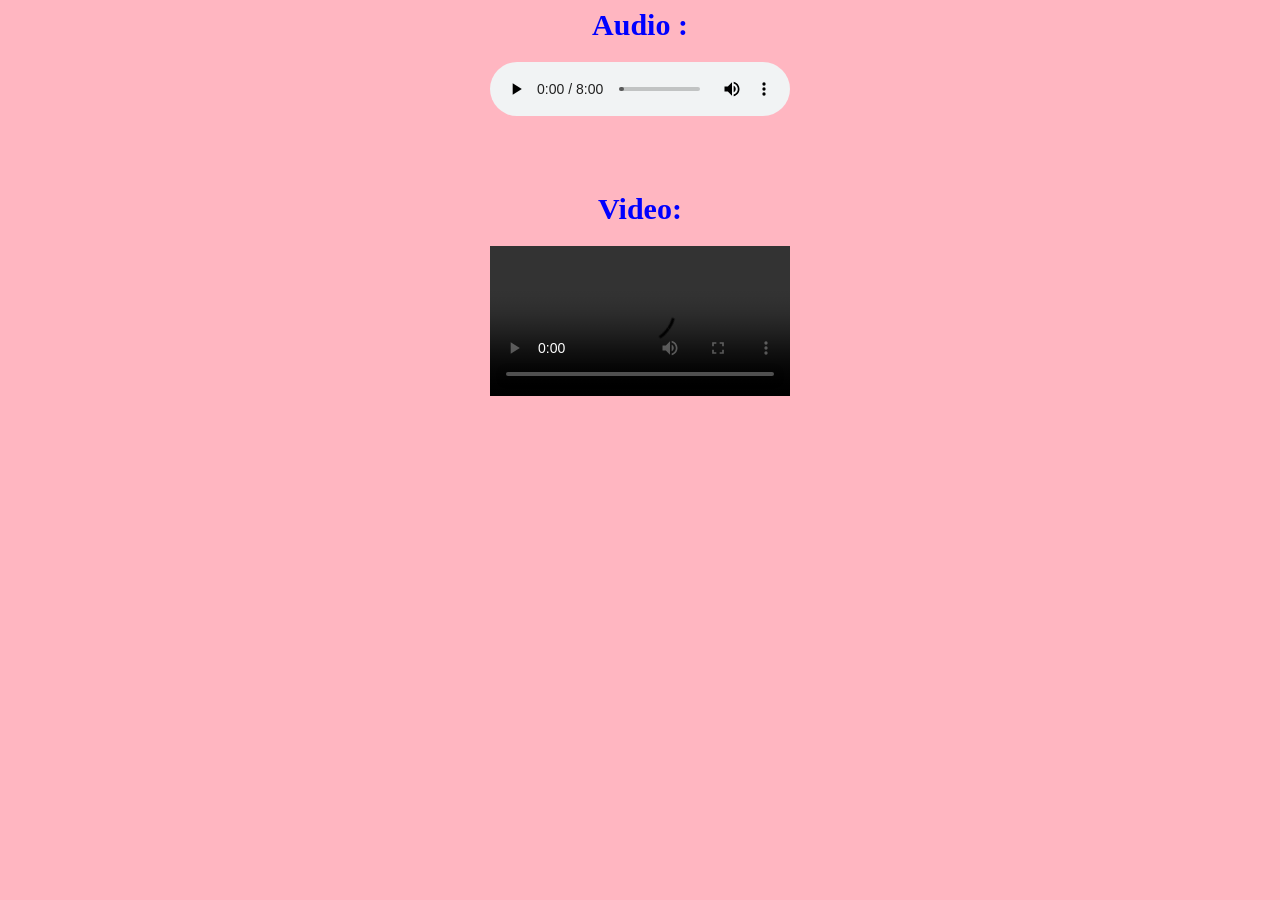
<file: index.html>
<!DOCTYPE html>
<html>
    <head>
        <title>Audio and video tags</title>

        <link rel="stylesheet " href="style.css">
    </head>
    <body>
        <label > Audio :</label>
        <audio controls>
            <source src="audio.mp3" type="audio/mpeg">
            your browser doesn't support the audio
        </audio>
    
        <br>
        <br>
         <label> Video:  </label>
        <video controls>
           
            <source src="video.mp4" type="video/mp4">
            your browser doesn't support the video tag
        </video>
      
    </body>
</html>
</file>
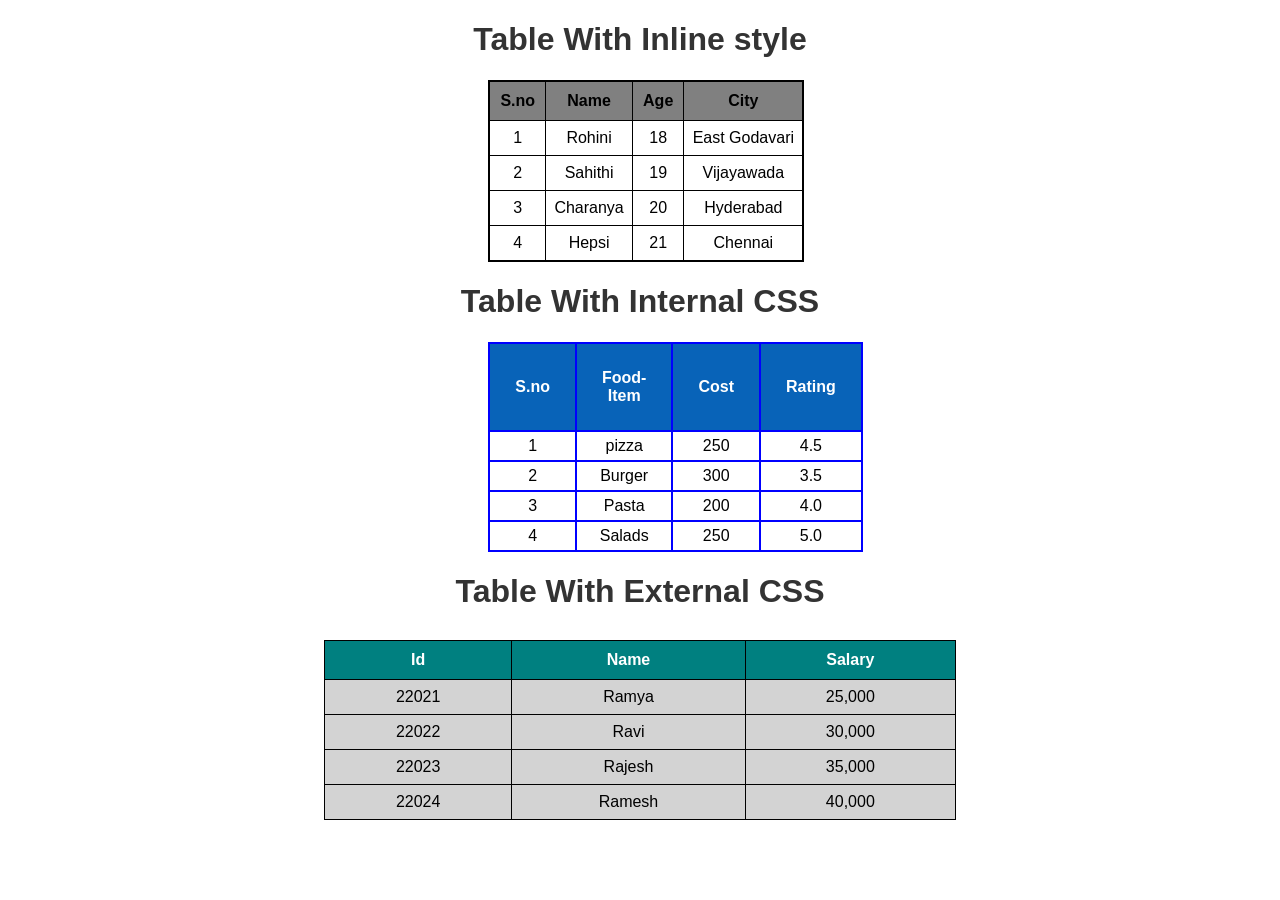
<file: table.html>
<!DOCTYPE html>
<html lang="en">
<head>
    <meta charset="UTF-8">
    <meta name="viewport" content="width=device-width, initial-scale=1.0">
    <title>Tables</title>
    <style>
        body{
            font-family:"Segeo UI ",Arial,sans-serif
        }
        h1{
            color:#333;
        }
        .table-style {
            width: 25%;
            border: 4px solid blue;
            border-collapse: collapse;
            text-align: center;
            margin-left: 38%;
            border:4px;
        }
        .table-header {
           background-color:rgb(8, 99, 184);
           color:white;
        }
        .headings {
            border: 2px solid  blue ;
            padding: 25px;
        }
        
        .table-body {
            border: 2px solid  blue;
            padding: 5px;
        }
        .table-body:hover{
            background-color: lightgrey;
        }
        </style>
        <link rel="stylesheet " href="table.css">
</head>
<body style="text-align:center;">
    <h1>Table With Inline style </h1>
    <table style="width:25% ;border: 2px solid black; border-collapse: collapse; text-align:center;margin-left:38%; " >

        <tr>
            <th style="border:1px solid black; padding:10px;background:grey;"> S.no </th>
            <th style="border:1px solid black;padding:10px;background:grey;"> Name </th>
            <th style="border:1px solid black; padding:10px;background:grey;"> Age </th>
            <th style="border:1px solid black; padding:10px;background:grey;"> City </th>
        </tr>
        <tr >
            <td style="border:1px solid black;padding:8px">1</td>
            <td style="border:1px solid black;padding:8px">Rohini</td>
            <td style="border:1px solid black;padding:8px">18</td>
            <td style="border:1px solid black;padding:8px">East Godavari</td>
        </tr>
        <tr>
            <td style="border:1px solid black;padding:8px">2</td>
            <td style="border:1px solid black;padding:8px">Sahithi</td>
            <td style="border:1px solid black;padding:8px">19</td>
            <td style="border:1px solid black;padding:8px">Vijayawada</td>
        </tr>
        <tr>
            <td style="border:1px solid black;padding:8px">3</td>
            <td style="border:1px solid black;padding:8px">Charanya</td>
            <td style="border:1px solid black;padding:8px" >20</td>
            <td style="border:1px solid black;padding:8px">Hyderabad</td>  
        </tr>
        <tr > 
            <td style="border:1px solid black;padding:8px">4</td>
            <td style="border:1px solid black;padding:8px">Hepsi</td>
            <td style="border:1px solid black;padding:8px">21</td>
            <td style="border:1px solid black;padding:8px">Chennai</td>
        </tr>


    </table>

    <h1>Table With Internal CSS</h1>
    <table class="table-style" >
        <tr class="table-header">
            <th class="headings"> S.no </th>
            <th class="headings"> Food-Item </th>
            <th class="headings"> Cost </th>
            <th class="headings"> Rating </th>
        </tr>
        <tr class="table-row">
            <td class="table-body">1</td>
            <td class="table-body">pizza</td>
            <td class="table-body">250</td>
            <td class="table-body">4.5</td>
        </tr>
        <tr class="table-row">
            <td class="table-body">2</td>
            <td class="table-body">Burger</td>
            <td class="table-body">300</td>
            <td class="table-body">3.5</td>
        </tr>
        <tr class="table-row">
            <td class="table-body">3</td>
            <td class="table-body">Pasta</td>
            <td class="table-body">200</td>
            <td class="table-body">4.0</td>  
        </tr>
        <tr class="table-row"> 
            <td class="table-body">4</td>
            <td class="table-body">Salads</td>
            <td class="table-body">250</td>
            <td class="table-body">5.0</td>
        </tr >
    </table>
     <h1>Table With External CSS</h1>
    <table class="new-table">
        <tr class="new-header">
            <th class="new-headings"> Id </th>
             <th class="new-headings"> Name </th>
              <th class="new-headings"> Salary </th>
              </tr>
        <tr class="new-tb">
            <td class="new-body"> 22021</td>
            <td class="new-body">Ramya</td>
             <td class="new-body">25,000</td>


        </tr>
        <tr class="new-tb">
            <td class="new-body">22022</td>
            <td class="new-body">Ravi</td>
             <td class="new-body">30,000</td>


        </tr>
        <tr class="new-tb">
            <td class="new-body">22023</td>
            <td class="new-body"> Rajesh</td>
             <td class="new-body">35,000</td>


        </tr>
        <tr class="new-tb">
            <td class="new-body">22024</td>
            <td class="new-body"> Ramesh</td>
             <td class="new-body">40,000</td>


        </tr>
        

           
        
</body>
</html>
</file>
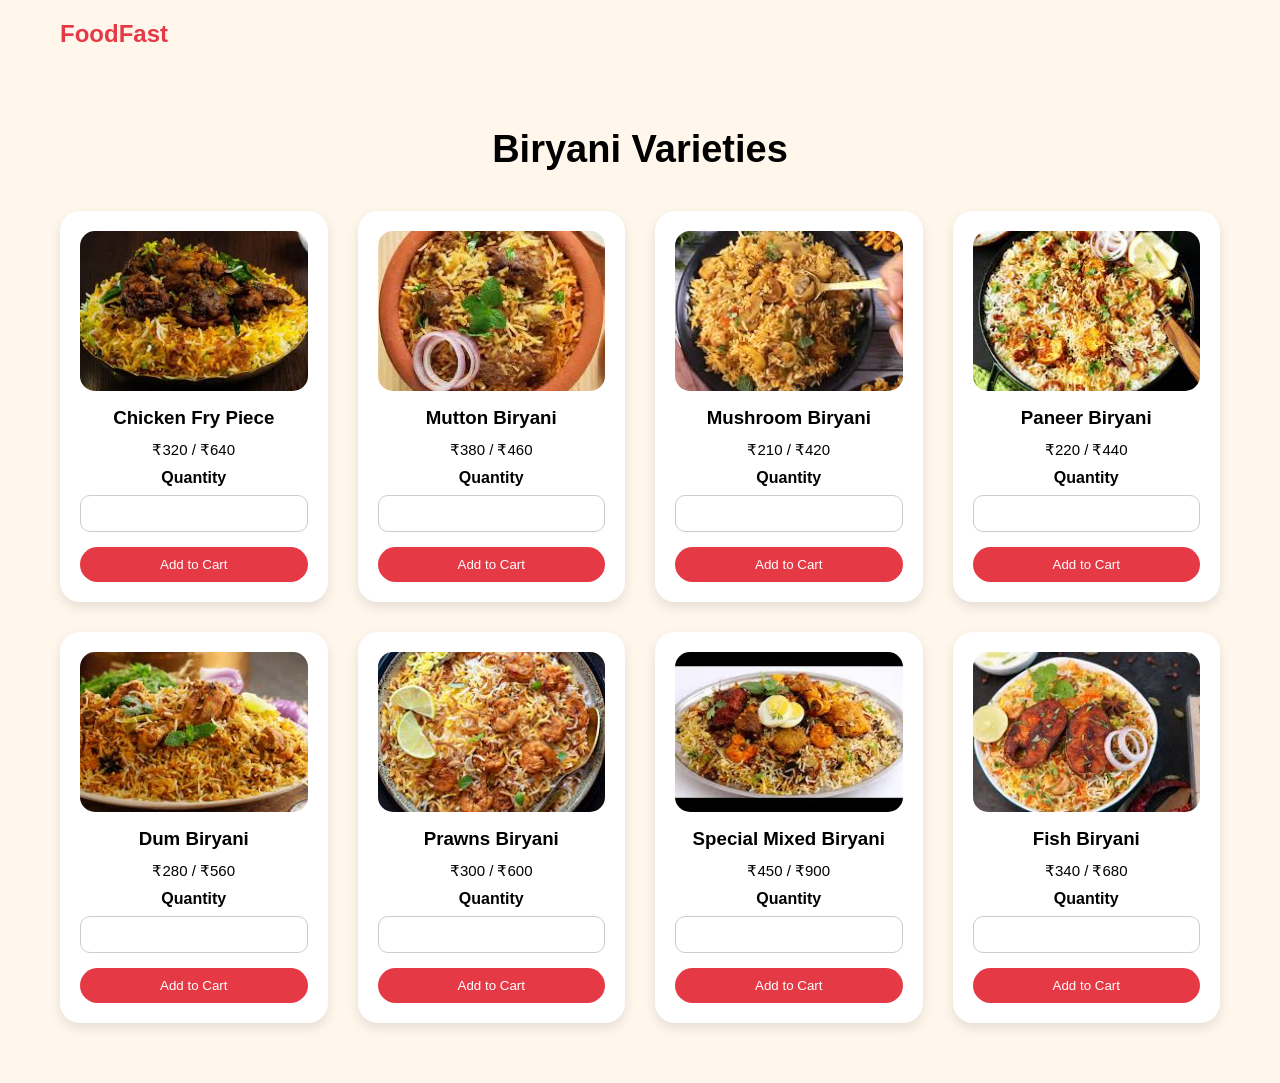
<file: FoodWebsite/biryani.html>
<!DOCTYPE html>
<html>
<head>
<title>Biryani Menu</title>
<link rel="stylesheet" href="food.css">
</head>
<body>

<header class="header"><h2 class="logo">FoodFast</h2></header>

<section class="menu-section">
<h2>Biryani Varieties</h2>

<div class="food-container">

<div class="food-card">
<img src="images/frypiece.jpeg">
<h3>Chicken Fry Piece</h3>
<p>₹320 / ₹640</p>
<label>Quantity</label>
<input type="number" min="1" max="30">
 <a href="lab2.html">
<button>Add to Cart</button></a>
</div>

<div class="food-card">
    <img src="images/mutton.jpeg">
    <h3>Mutton Biryani</h3>
    <p>₹380 / ₹460</p>
    <label>Quantity</label>
    <input type="number" min="1" max="30">
    <a href="lab2.html">
<button>Add to Cart</button></a>
</div>
<div class="food-card">
<img src="images/mushroom.jpeg">
<h3>Mushroom Biryani</h3>
<p>₹210 / ₹420</p>
<label>Quantity</label>
<input type="number" min="1" max="30">
 <a href="lab2.html">
<button>Add to Cart</button></a>
</div>

<div class="food-card">
    <img src="images/pannerbiryani.jpeg">
    <h3>Paneer Biryani</h3>
    <p>₹220 / ₹440</p>
    <label>Quantity</label>
    <input type="number" min="1" max="30">
   <a href="lab2.html">
<button>Add to Cart</button></a>
</div>
<div class="food-card">
    <img src="images/dum.jpeg">
    <h3>Dum Biryani</h3>
    <p>₹280 / ₹560</p>
    <label>Quantity</label>
    <input type="number" min="1" max="30">
   <a href="lab2.html">
<button>Add to Cart</button></a>
</div>
<div class="food-card">
    <img src="images/prawn.jpeg">
    <h3>Prawns Biryani</h3>
    <p>₹300 / ₹600</p>
    <label>Quantity</label>
    <input type="number" min="1" max="30">
    <a href="lab2.html">
<button>Add to Cart</button></a>
</div>
<div class="food-card">
    <img src="images/special.jpeg">
    <h3> Special Mixed Biryani</h3>
    <p>₹450 / ₹900</p>
    <label>Quantity</label>
    <input type="number" min="1" max="30">
     <a href="lab2.html">
<button>Add to Cart</button></a>
</div>
<div class="food-card">
    <img src="images/fish.jpeg">
    <h3>Fish Biryani</h3>
    <p>₹340 / ₹680</p>
    <label>Quantity</label>
    <input type="number" min="1" max="30">
    <a href="lab2.html">
<button>Add to Cart</button></a>
</div>


</div>
</section>
</body>
</html>
</file>
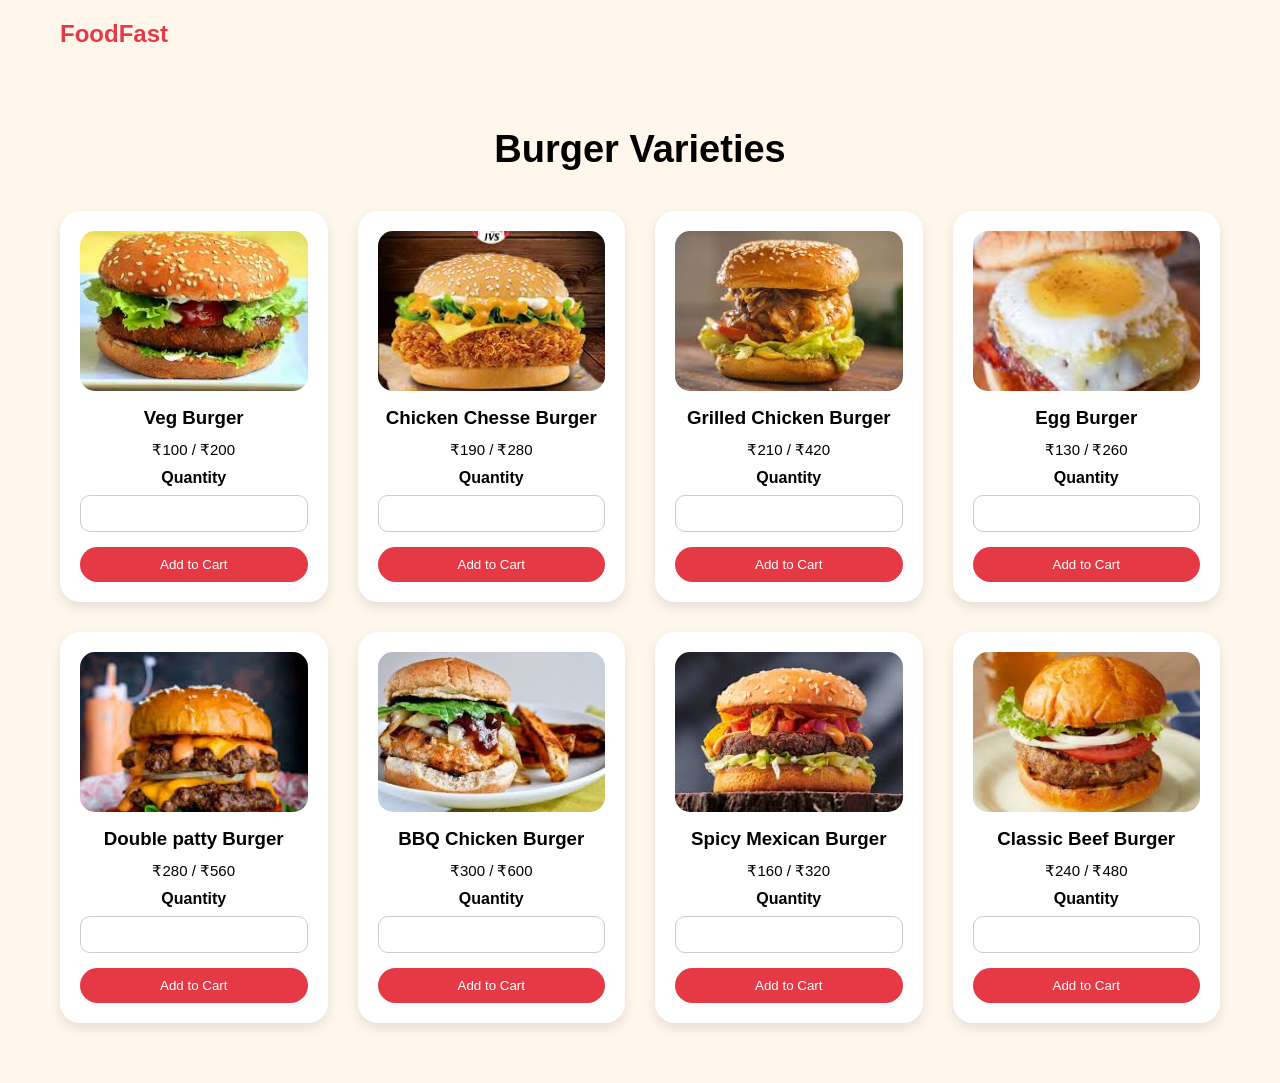
<file: FoodWebsite/burger.html>
<!DOCTYPE html>
<html>
<head>
<title>Burger Menu</title>
<link rel="stylesheet" href="food.css">
</head>
<body>

<header class="header"><h2 class="logo">FoodFast</h2></header>

<section class="menu-section">
<h2>Burger Varieties</h2>

<div class="food-container">

<div class="food-card">
<img src="images/vegBurger.jpeg">
<h3>Veg Burger</h3>
<p>₹100 / ₹200</p>
<label>Quantity</label>
<input type="number" min="1" max="30">
<button>Add to Cart</button>
</div>

<div class="food-card">
    <img src="images/cheeseburger.jpeg">
    <h3>Chicken Chesse Burger </h3>
    <p>₹190 / ₹280</p>
    <label>Quantity</label>
    <input type="number" min="1" max="30">
     <a href="lab2.html">
<button>Add to Cart</button></a>
</div>
<div class="food-card">
<img src="images/grilled.jpeg">
<h3>Grilled Chicken Burger</h3>
<p>₹210 / ₹420</p>
<label>Quantity</label>
<input type="number" min="1" max="30">
 <a href="lab2.html">
<button>Add to Cart</button></a>
</div>

<div class="food-card">
    <img src="images/egg.jpeg">
    <h3>Egg Burger</h3>
    <p>₹130 / ₹260</p>
    <label>Quantity</label>
    <input type="number" min="1" max="30">
    <a href="lab2.html">
<button>Add to Cart</button></a>
</div>
<div class="food-card">
    <img src="images/double.jpeg">
    <h3>Double patty Burger</h3>
    <p>₹280 / ₹560</p>
    <label>Quantity</label>
    <input type="number" min="1" max="30">
    <a href="lab2.html">
<button>Add to Cart</button></a>
</div>
<div class="food-card">
    <img src="images/bbq.jpeg">
    <h3>BBQ Chicken Burger</h3>
    <p>₹300 / ₹600</p>
    <label>Quantity</label>
    <input type="number" min="1" max="30">
     <a href="lab2.html">
<button>Add to Cart</button></a>
</div>
<div class="food-card">
    <img src="images/spicy.jpeg">
    <h3> Spicy Mexican Burger</h3>
    <p>₹160 / ₹320</p>
    <label>Quantity</label>
    <input type="number" min="1" max="30">
    <a href="lab2.html">
<button>Add to Cart</button></a>
</div>
<div class="food-card">
    <img src="images/classic.jpeg">
    <h3>Classic Beef Burger</h3>
    <p>₹240 / ₹480</p>
    <label>Quantity</label>
    <input type="number" min="1" max="30">
     <a href="lab2.html">
<button>Add to Cart</button></a>
</div>


</div>
</section>
</body>
</html>
</file>
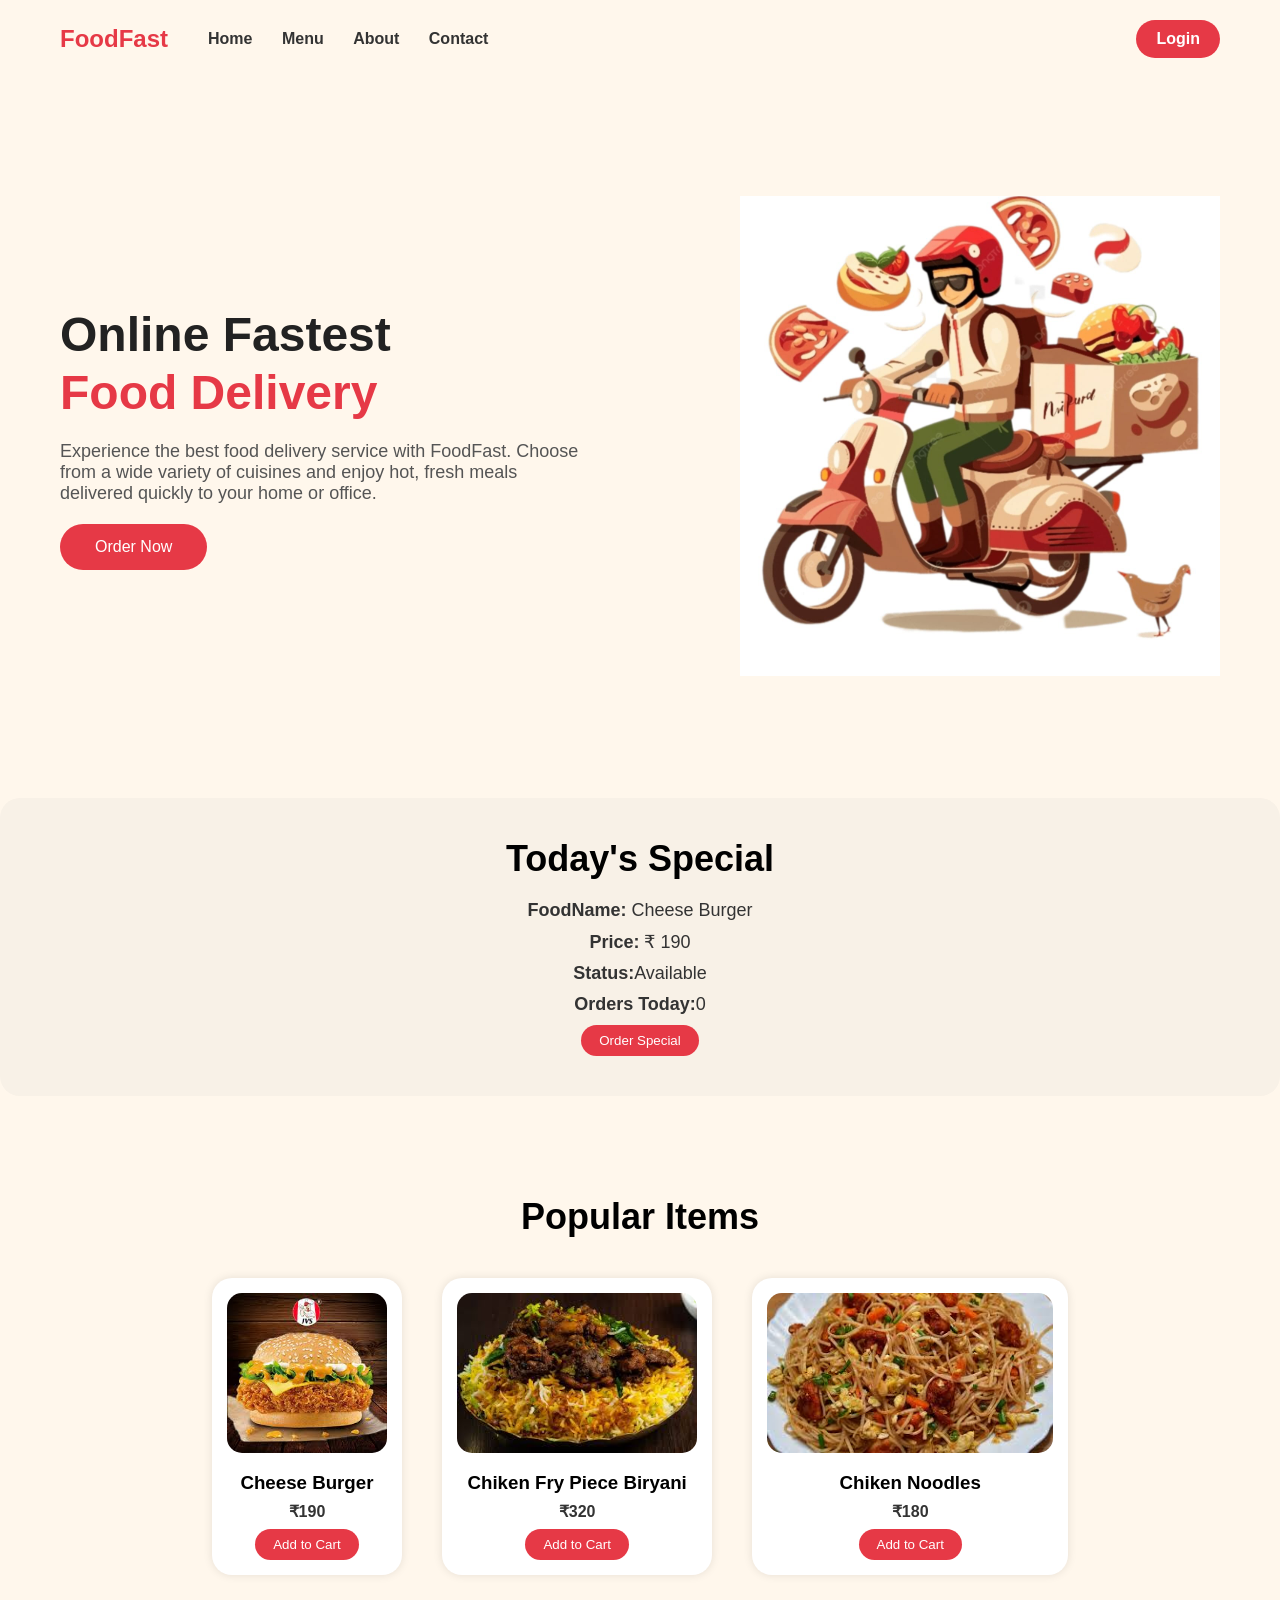
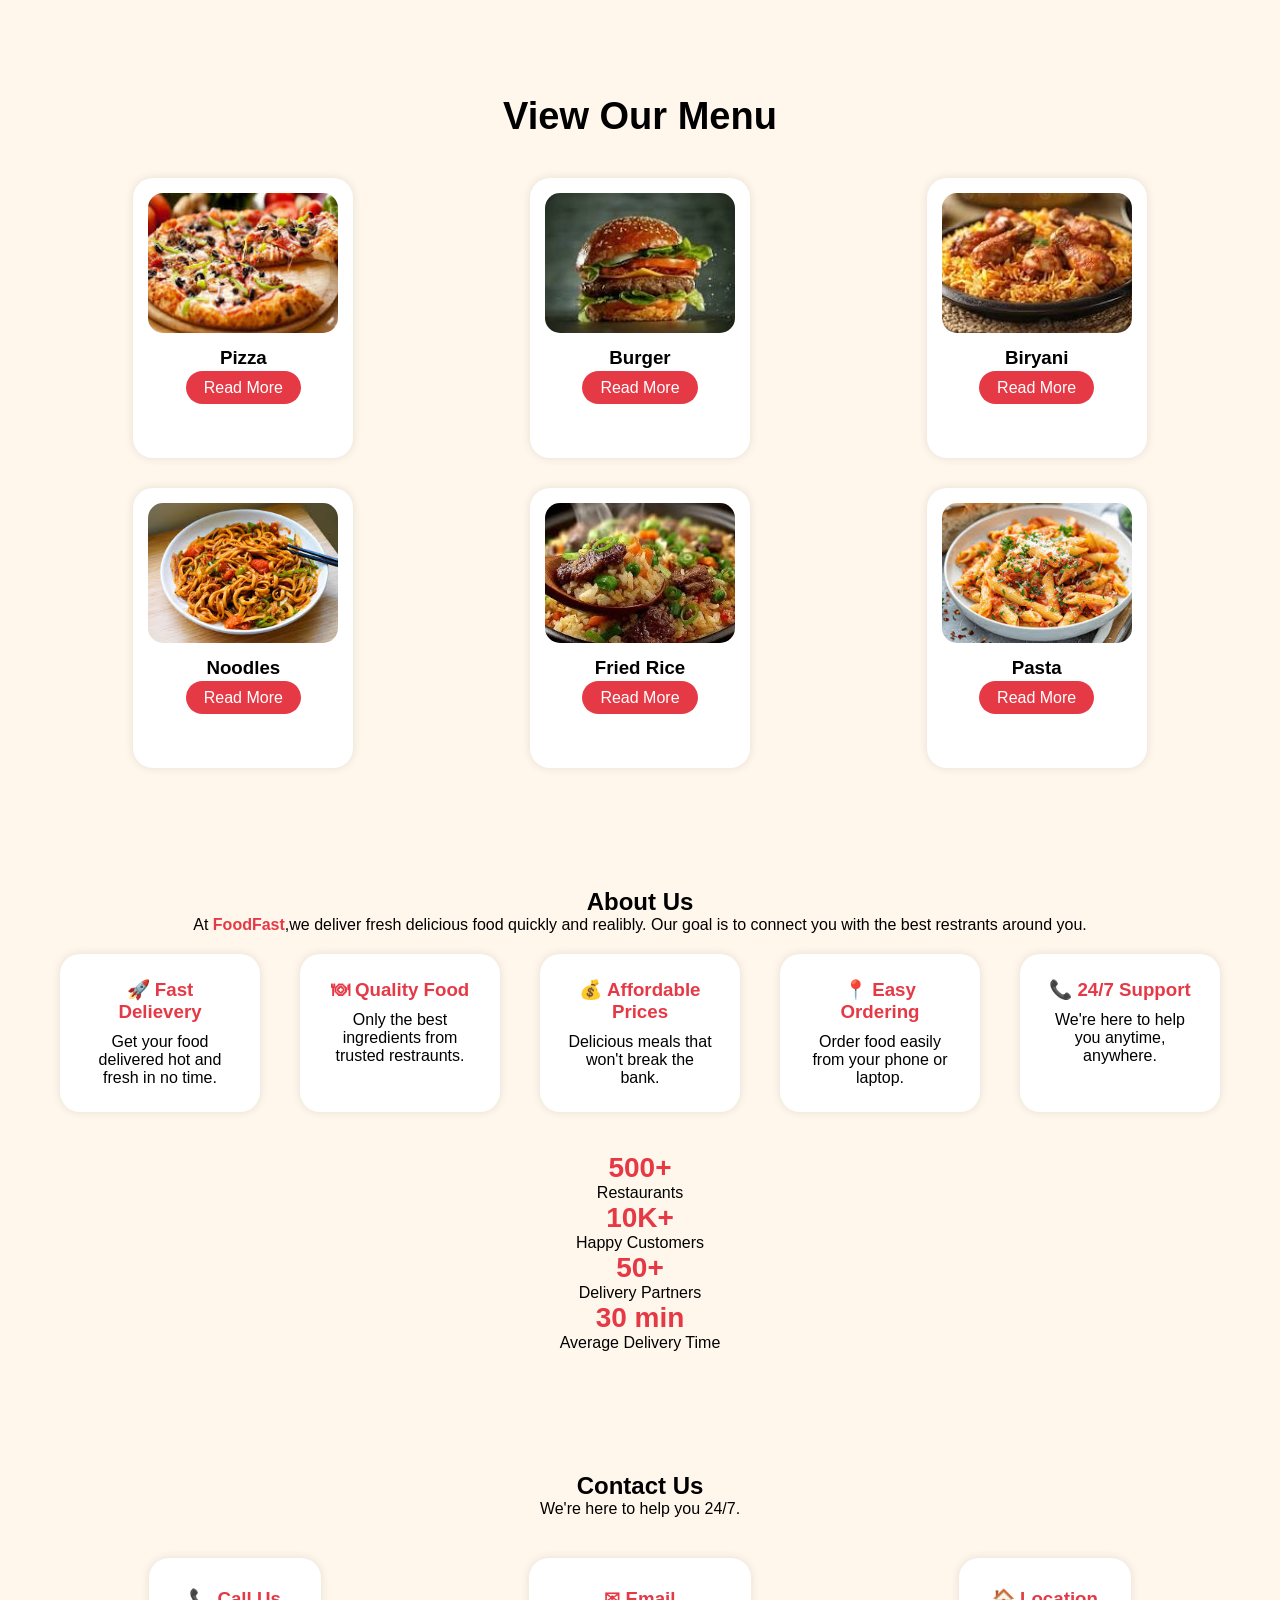
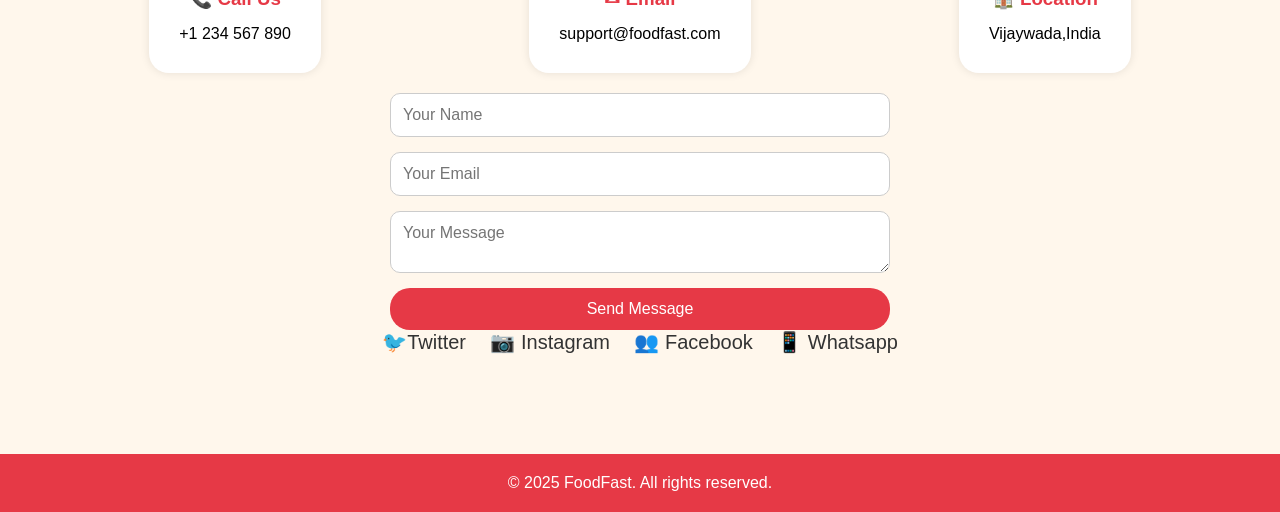
<file: FoodWebsite/fooddelivery.html>
<!DOCTYPE html>
<html>
    <head>
        <title>Online food delievery</title>

        <link rel="stylesheet " href="food.css">
    </head>
    <body>
      <header class="header">
        <div class="left-header">
        <h2 class="logo">FoodFast</h2>
        <nav class="navbar">
            <a href="#home">Home</a>
            <a href="#menu">Menu</a>
            <a href="#about">About</a>
            <a href="#contact">Contact</a>
      </nav>
    </div>
    <div class="right-header">
        <a href="loginfoodfast.html" onclick="logincheck()" class="login-btn" >Login</a>
    </div>

        </header>
        <section class="hero" id="home">
            <div class="hero-text">
            <h1>Online Fastest<br><span>Food Delivery</span></h1>
            <p>Experience the best food delivery service with FoodFast. Choose from a wide variety of cuisines and enjoy hot, fresh meals delivered quickly to your home or office.</p>
            <a href="#menu" class="btn">Order Now</a>
            </div>

            <div class="hero-image">
                <img src="images/food.jpg" alt=" Food Delievery">
            </div>
        </section>
        <section class="dynamic-section">
            <h2>Today's Special</h2>
            <p><strong> FoodName:  </strong> <span id="foodname"></span></p>
            <p><strong> Price:</strong> &#8377; <span id="foodprice"></span></p>
            <p><strong>Status:</strong><span id="foodstatus"></span></p>
            <p><strong >Orders Today:</strong><span id="ordertoday"></span></p>
            <button onclick="placeOrder()" class="cart-btn">Order Special</button>

        </section>
        <section class="popular-section">
            <h2>Popular Items</h2>
            <div class="popular-container">
                <div class="popular-card">
                    <img src="images/cheeseburger.jpeg" alt="chesseBurger">
                    <h3>Cheese Burger</h3>
                    <p class="price">₹190</p>
                    <a href="lab2.html">
                    <button  onclick="addcart('chesseBurger',190)"class="cart-btn">Add to Cart</button></a>
                </div>
            <div class="popular-card">
                   <img src="images/frypiece.jpeg"  alt="biryani">
                    <h3>Chiken Fry Piece Biryani</h3>
                    <p class="price">₹320</p>
                    <a href="lab2.html">
                    <button  onclick="addcart('chicken fry biryani',320)"class="cart-btn">Add to Cart</button></a>
                </div>
            <div class="popular-card">
               
                    <img src="images/chickennoodles.jpeg" alt="chiken Noodles">
                    

                    <h3>Chiken Noodles</h3>
                    <p class="price">₹180</p>
                     <a href="lab2.html">
                    <button onclick="addcart('chicken noodles',180)" class="cart-btn">Add to Cart</button>
                     </a>
                </div>

</div>
</section>


        <section class="menu-section" id="menu">

            <h2 align="center">View Our Menu</h2>
            <div class="menu-container">
            <div class="menu-card">
                <img src="images/pizza.jpeg" alt="Pizza">
                <h3> Pizza</h3>
                <a href="pizza.html" class="menu-button">Read More</a>
            </div>
            <div class="menu-card">
                <img src="images/bug.jpeg" alt="Burger">
                <h3>Burger</h3>
                <a href="burger.html" class="menu-button">Read More</a>
            </div>
            <div class="menu-card">
                <img src="images/biryani.jpeg" alt="Biryani">
                <h3>Biryani</h3>
                <a href="biryani.html" class="menu-button">Read More</a>
            </div>
            <div class="menu-card">
                <img src="images/nood.jpeg" alt="Noodles">
                <h3>Noodles</h3>
                <a href="noodles.html" class="menu-button">Read More</a>
            </div>
            <div class="menu-card">
                <img src="images/friedrice.jpeg" alt="Fried Rice">
                <h3>Fried Rice</h3>
                <a href="friedrice.html" class="menu-button">Read More</a>
            </div>
            <div class="menu-card">
                <img src="images/pasta.jpeg" alt="Pasta">
                <h3>Pasta</h3>
                <a href="pasta.html" class="menu-button">Read More</a>
            </div>
            </div>
        </section>
        




         <section class="about-section" id="about">
            <h2>About Us</h2>
            <p class="about-item">
                At <span>FoodFast</span>,we deliver fresh delicious food quickly  and realibly.
                Our goal is to connect you with the best restrants around you.
            </p>
            <div class="about-features">
                <div class="about-box">
                    <h3>&#128640; Fast Delievery</h3>
                    <p> Get your food delivered hot and fresh in no time.</p>
                </div>
                <div class="about-box">
                    <h3>&#127869; Quality Food</h3>
                    <p> Only the best ingredients from trusted restraunts.</p>
                </div>
                <div class="about-box">
                    <h3>&#128176; Affordable Prices</h3>
                    <p> Delicious meals that won't break the bank.</p>
                </div>
                <div class="about-box">
                    <h3>&#128205; Easy Ordering</h3>
                    <p>Order food easily from your phone or laptop.</p>
                </div>
                <div class="about-box">
                    <h3>&#128222; 24/7 Support</h3>
                    <p> We're here to help you anytime, anywhere.</p>
                </div>

                </div>
                <div class="about-status">
                    <div><h3> 500+</h3>
                        <p>Restaurants</p>
                        </div>  
                    <div><h3> 10K+</h3>
                        <p>Happy Customers</p>
                        </div>
                    <div><h3> 50+</h3>
                        <p>Delivery Partners</p>
                        </div>
                        <div>
                            <h3>30 min</h3>
                            <p>Average Delivery Time</p>
                        </div>

                </div>
               </div>

        </section> 

        <section class="contact-section" id="contact">
            <h2>Contact Us</h2>
            <p> We're here to help you 24/7.</p>
            <div class="contact-cards">
                <div class="contact-card">
                    <h3>&#128222; Call Us</h3>
                    <p>+1 234 567 890</p>
                </div>
                <div class="contact-card">
                    <h3>&#9993; Email</h3>
                    <p>support@foodfast.com</p>
                        
                    </div>
                <div class="contact-card">
                    <h3>&#127968; Location</h3>
                    <p>Vijaywada,India</p>
                </div>

            </div>
            <div>
            <form class="contact-form" onsubmit="submitcontactform();return false;">
                <input type="text" placeholder="Your Name" required>
                <input type="email" placeholder="Your Email" required>
                <textarea placeholder="Your Message" required></textarea>
                <button type="submit">Send Message</button>
                </form>
            </div>
            <div class="social-links">
                <a href="#">&#x1F426;Twitter</a>
                <a href="#">&#x1F4F7; Instagram</a>
                <a href="#">&#x1F465; Facebook</a>
                <a href="#">&#x1F4F1; Whatsapp</a>
            </div>

        </section>
        <footer class="footer">
            <p>&copy; 2025 FoodFast. All rights reserved.</p>
        </footer>
    </body>
    <script src="script.js">
        

        </script>
</html>
</file>
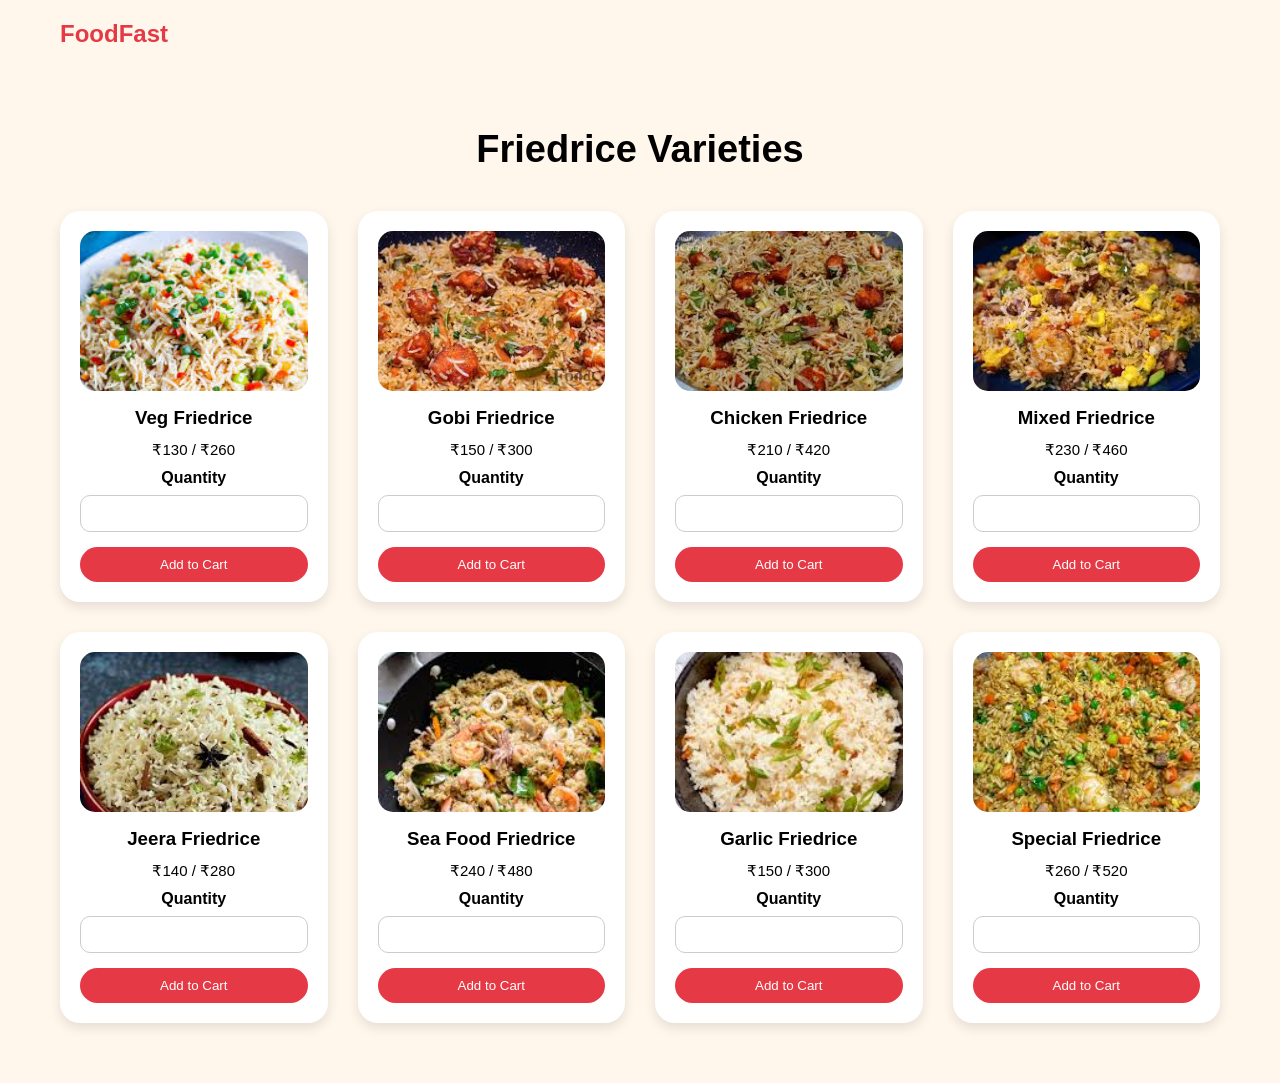
<file: FoodWebsite/friedrice.html>
<!DOCTYPE html>
<html>
<head>
<title>friedrice Menu</title>
<link rel="stylesheet" href="food.css">
</head>
<body>

<header class="header"><h2 class="logo">FoodFast</h2></header>

<section class="menu-section">
<h2>Friedrice Varieties</h2>

<div class="food-container">

<div class="food-card">
<img src="images/vegrice.jpeg">
<h3>Veg Friedrice</h3>
<p>₹130 / ₹260</p>
<label>Quantity</label>
<input type="number" min="1" max="30">
 <a href="lab2.html">
<button>Add to Cart</button></a>
</div>

<div class="food-card">
    <img src="images/gobi.jpeg">
    <h3>Gobi Friedrice</h3>
    <p>₹150 / ₹300</p>
    <label>Quantity</label>
    <input type="number" min="1" max="30">
    <a href="lab2.html">
<button>Add to Cart</button></a>
</div>
<div class="food-card">
<img src="images/chickenfried.jpeg">
<h3>Chicken Friedrice</h3>
<p>₹210 / ₹420</p>
<label>Quantity</label>
<input type="number" min="1" max="30">
 <a href="lab2.html">
<button>Add to Cart</button></a>
</div>

<div class="food-card">
    <img src="images/mixedf.jpeg">
    <h3>Mixed Friedrice</h3>
    <p>₹230 / ₹460</p>
    <label>Quantity</label>
    <input type="number" min="1" max="30">
    <a href="lab2.html">
<button>Add to Cart</button></a>
</div>
<div class="food-card">
    <img src="images/jeera.jpeg">
    <h3>Jeera Friedrice</h3>
    <p>₹140 / ₹280</p>
    <label>Quantity</label>
    <input type="number" min="1" max="30">
   <a href="lab2.html">
<button>Add to Cart</button></a>
</div>
<div class="food-card">
    <img src="images/sfood.jpeg">
    <h3>Sea Food Friedrice</h3>
    <p>₹240 / ₹480</p>
    <label>Quantity</label>
    <input type="number" min="1" max="30">
    <a href="lab2.html">
<button>Add to Cart</button></a>
</div>
<div class="food-card">
    <img src="images/garlic.jpeg">
    <h3> Garlic Friedrice</h3>
    <p>₹150 / ₹300</p>
    <label>Quantity</label>
    <input type="number" min="1" max="30">
     <a href="lab2.html">
<button>Add to Cart</button></a>
</div>
<div class="food-card">
    <img src="images/specialf.jpeg">
    <h3>Special Friedrice</h3>
    <p>₹260 / ₹520</p>
    <label>Quantity</label>
    <input type="number" min="1" max="30">
    <a href="lab2.html">
<button>Add to Cart</button></a>
</div>


</div>
</section>
</body>
</html>
</file>
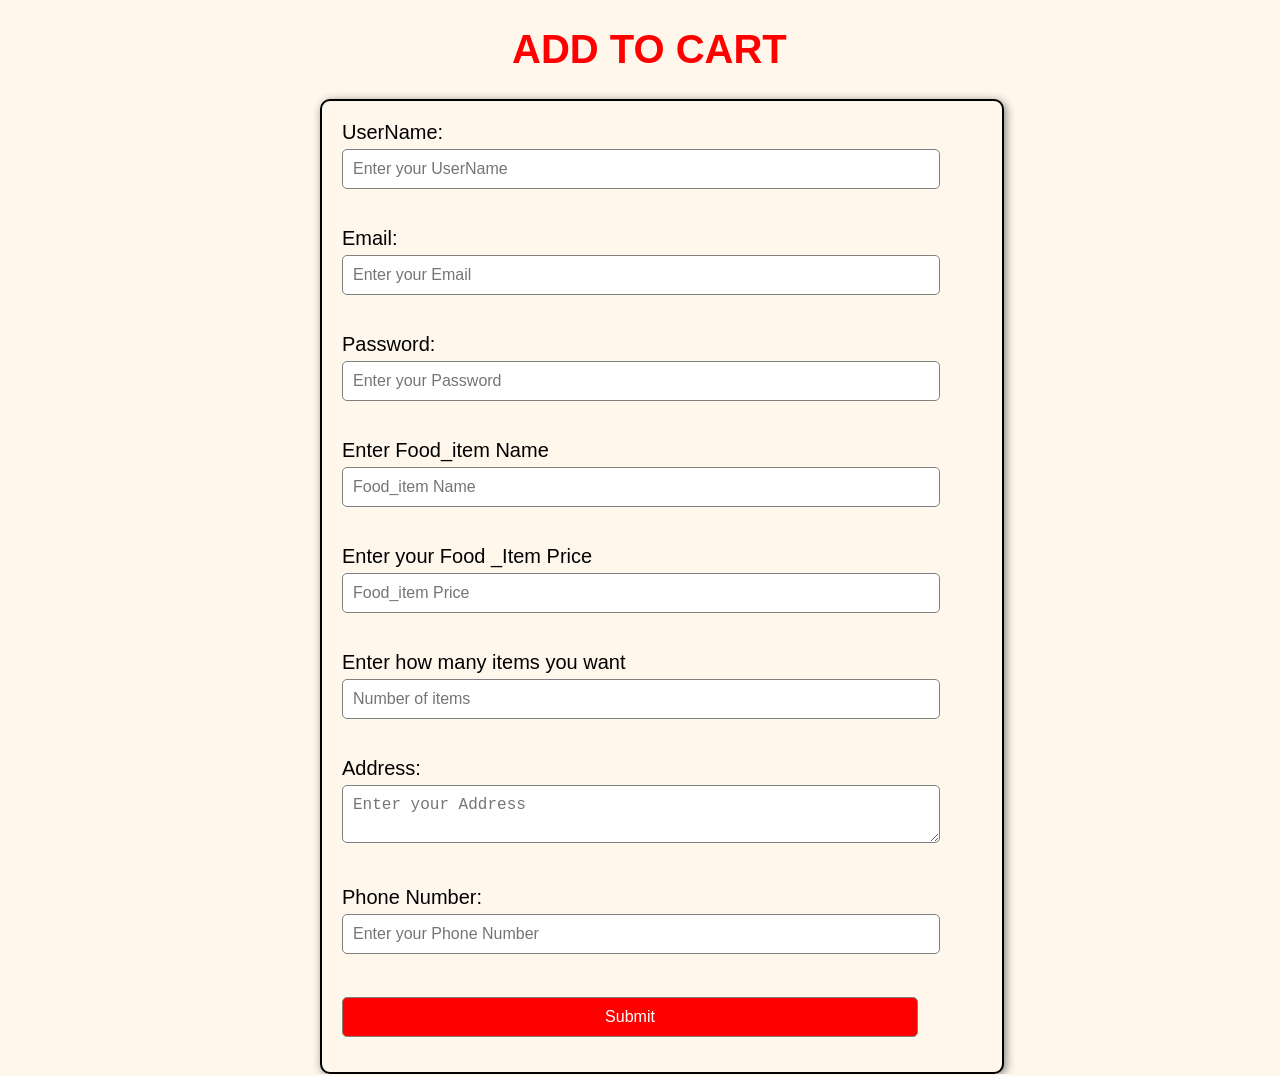
<file: FoodWebsite/lab2.html>
<!DOCTYPE html>
<html lang="en">
<head>
    <meta charset="UTF-8">
    <meta name="viewport" content="width=device-width, initial-scale=1.0">
    <title>FoodFast Forms</title>
    <style>
        body{
            background-color:#fff7ec;
            padding:0;
            margin:0;
            font-family:"Segoe UI",Arial,sans-serif;;
            
        }
        h1{
            font-size:40px;
            margin-left:40%;
            color:red;
        }
        form{
          margin-left:25%;
            font-size:20px;
            padding:20px;
            width:50%;
            border:2px solid black;
            border-radius:10px;
            box-shadow:2px 2px 10px gray;
            background-color:#fff7ec;
        }
        input,textarea{
            width:90%;
            padding:10px;
            margin-top:5px;
            margin-bottom:15px;
            border:1px solid gray;
            border-radius:5px;
            font-size:16px;
        }
        input[type="submit"]{
            background-color:red;
            color:white;
            
            cursor:pointer;
        }
       
           
          

        
        </style>

</head>
<body>
    <h1> ADD TO CART</h1>
    <form >
        <label>UserName:</label>
        <input type="text" placeholder="Enter your UserName" required><br><br>
        <label>Email:</label>
        <input type="email" placeholder="Enter your Email" required><br><br>
        <label>Password:</label>
        <input type="password" placeholder="Enter your Password" required><br><br>
        <label> Enter Food_item Name</label>
        <input type="text" placeholder="Food_item Name" required><br><br>
        <label>Enter your Food _Item Price</label>
        <input type=number placeholder="Food_item Price" required min="100"><br><br>
        <label>Enter how many items you want</label>
        <input type="number" placeholder="Number of items" required><br><br>
        <label>Address:</label>
        <textarea placeholder="Enter your Address" required></textarea><br><br>
        <label>Phone Number:</label>
        <input type="number" placeholder="Enter your Phone Number" max="10" required><br><br>
        <input type="submit" value="Submit" >


    </form>


</body>
</html>
</file>
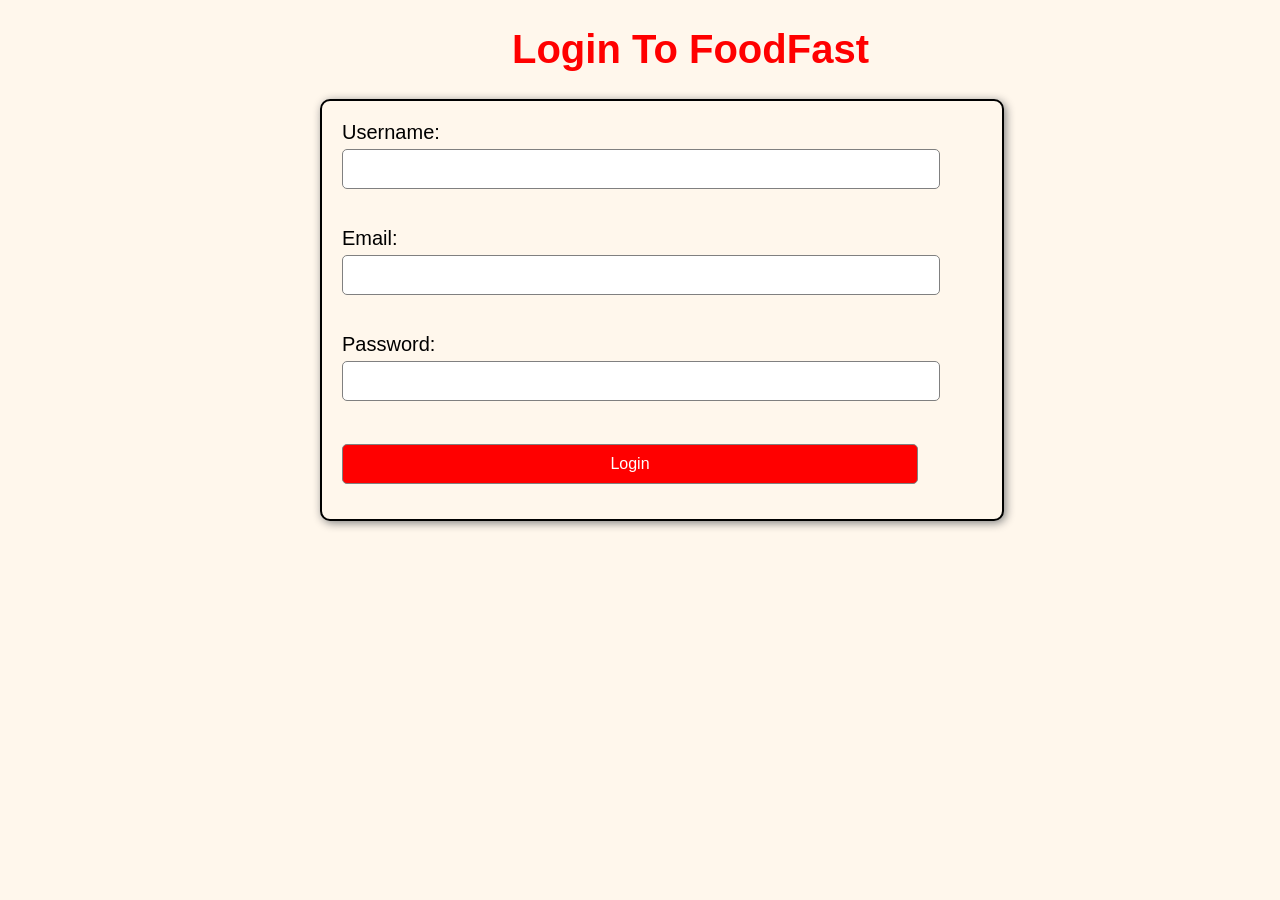
<file: FoodWebsite/loginfoodfast.html>
<!DOCTYPE html>
<html lang="en">
<head>
    <meta charset="UTF-8">
    <meta name="viewport" content="width=device-width, initial-scale=1.0">
    <title>Login page</title>
    <style>
        body{
            background-color:#fff7ec;
            padding:0;
            margin:0;
            font-family:"Segoe UI",Arial,sans-serif;;
            
        }
        h1{
            font-size:40px;
            margin-left:40%;
            color:red;
        }
        form{
          margin-left:25%;
            font-size:20px;
            padding:20px;
            width:50%;
            border:2px solid black;
            border-radius:10px;
            box-shadow:2px 2px 10px gray;
            background-color:#fff7ec;
        }
        input{
            width:90%;
            padding:10px;
            margin-top:5px;
            margin-bottom:15px;
            border:1px solid gray;
            border-radius:5px;
            font-size:16px;
        }
        input[type="submit"]{
            background-color:red;
            color:white;
            
            cursor:pointer;
        }
        </style>
</head>
<body>
    <h1>Login To FoodFast</h1>
    <form >
        <label for="username">Username:</label><br>
        <input type="text" id="username" name="username" required><br><br>
        <label type="email" for="email">Email:</label><br>
        <input type="email" id="email" name="email" required><br><br>
        <label for="password">Password:</label><br>
        <input type="password" id="password" name="password" required><br><br>
        
        <input type="submit" value="Login">
        </form>
    </div>
    
</body>
</html>
</file>
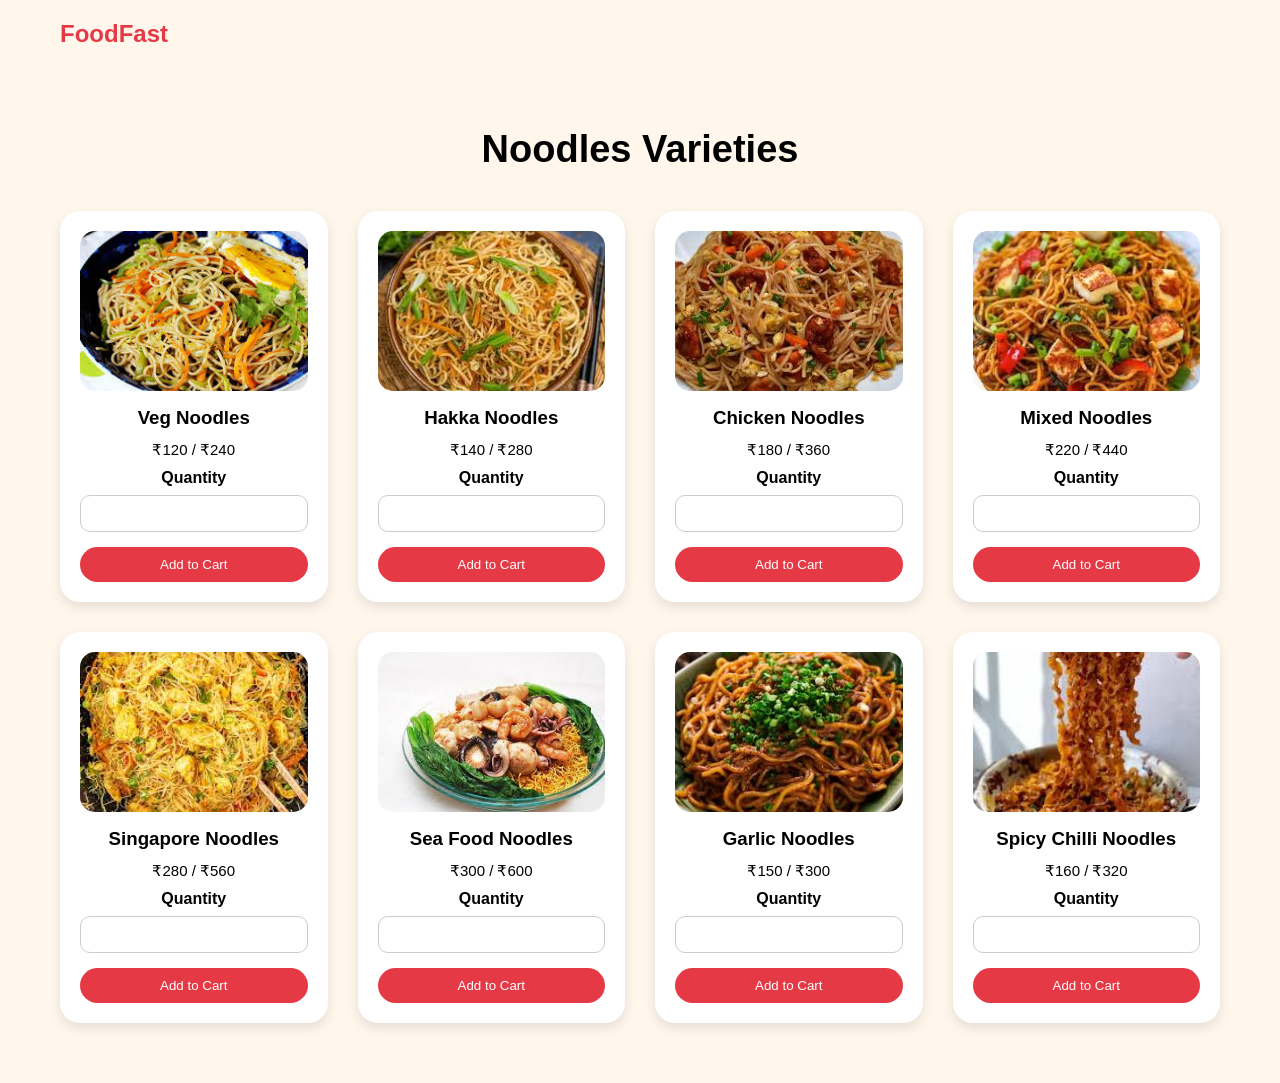
<file: FoodWebsite/noodles.html>
<!DOCTYPE html>
<html>
<head>
<title>Noodles Menu</title>
<link rel="stylesheet" href="food.css">
</head>
<body>

<header class="header"><h2 class="logo">FoodFast</h2></header>

<section class="menu-section">
<h2>Noodles Varieties</h2>

<div class="food-container">

<div class="food-card">
<img src="images/vegnoodles.jpeg">
<h3>Veg Noodles</h3>
<p>₹120 / ₹240</p>
<label>Quantity</label>
<input type="number" min="1" max="30">
 <a href="lab2.html">
<button>Add to Cart</button></a>
</div>

<div class="food-card">
    <img src="images/hakka.jpeg">
    <h3>Hakka Noodles</h3>
    <p>₹140 / ₹280</p>
    <label>Quantity</label>
    <input type="number" min="1" max="30">
   <a href="lab2.html">
<button>Add to Cart</button></a>
</div>
<div class="food-card">
<img src="images/chickennoodles.jpeg">
<h3>Chicken Noodles</h3>
<p>₹180 / ₹360</p>
<label>Quantity</label>
<input type="number" min="1" max="30">

 <a href="lab2.html">
<button>Add to Cart</button></a>
</div>

<div class="food-card">
    <img src="images/mixed.jpeg">
    <h3>Mixed Noodles</h3>
    <p>₹220 / ₹440</p>
    <label>Quantity</label>
    <input type="number" min="1" max="30">
    <a href="lab2.html">
<button>Add to Cart</button></a>
</div>
<div class="food-card">
    <img src="images/singapore.jpeg">
    <h3>Singapore Noodles</h3>
    <p>₹280 / ₹560</p>
    <label>Quantity</label>
    <input type="number" min="1" max="30">
   <a href="lab2.html">
<button>Add to Cart</button></a>
</div>
<div class="food-card">
    <img src="images/sea.jpeg">
    <h3>Sea Food Noodles</h3>
    <p>₹300 / ₹600</p>
    <label>Quantity</label>
    <input type="number" min="1" max="30">
    <a href="lab2.html">
<button>Add to Cart</button></a>
</div>
<div class="food-card">
    <img src="images/gar.jpeg">
    <h3> Garlic Noodles</h3>
    <p>₹150 / ₹300</p>
    <label>Quantity</label>
    <input type="number" min="1" max="30">
     <a href="lab2.html">
<button>Add to Cart</button></a>
</div>
<div class="food-card">
    <img src="images/chilli.jpeg">
    <h3>Spicy Chilli Noodles</h3>
    <p>₹160 / ₹320</p>
    <label>Quantity</label>
    <input type="number" min="1" max="30">
    <a href="lab2.html">
<button>Add to Cart</button></a>
</div>


</div>
</section>
</body>
</html>
</file>
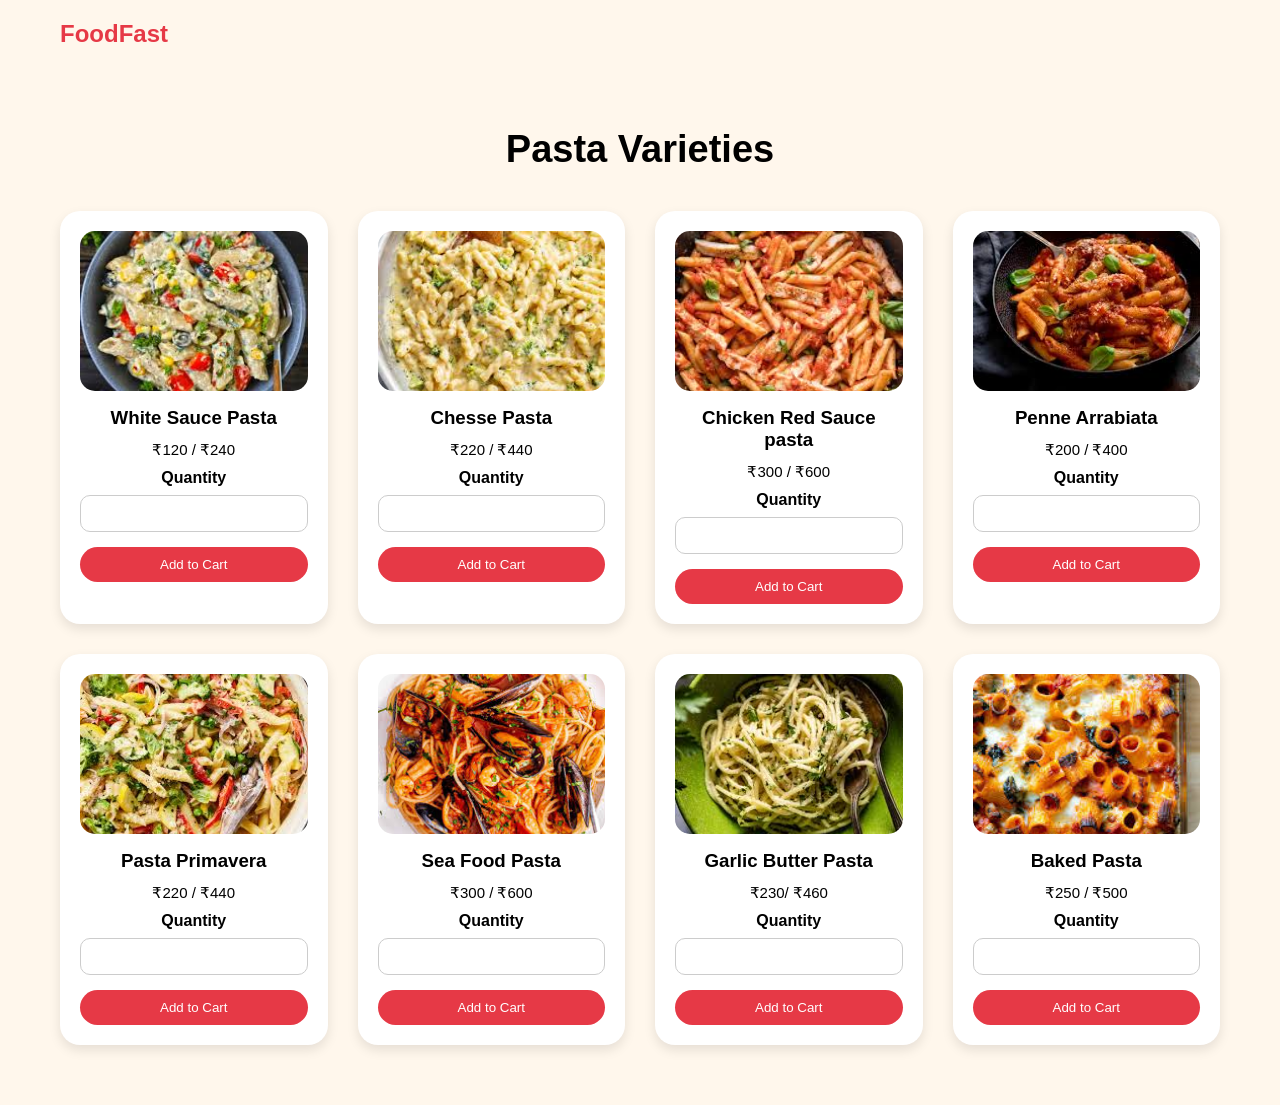
<file: FoodWebsite/pasta.html>
<!DOCTYPE html>
<html>
<head>
<title>Pasta Menu</title>
<link rel="stylesheet" href="food.css">
</head>
<body>

<header class="header"><h2 class="logo">FoodFast</h2></header>

<section class="menu-section">
<h2>Pasta Varieties</h2>

<div class="food-container">

<div class="food-card">
<img src="images/white.jpeg">
<h3>White Sauce Pasta</h3>
<p>₹120 / ₹240</p>
<label>Quantity</label>
<input type="number" min="1" max="30">
 <a href="lab2.html">
<button>Add to Cart</button></a>
</div>

<div class="food-card">
    <img src="images/cheese.jpeg">
    <h3>Chesse Pasta</h3>
    <p>₹220 / ₹440</p>
    <label>Quantity</label>
    <input type="number" min="1" max="30">
     <a href="lab2.html">
<button>Add to Cart</button></a>
</div>
<div class="food-card">
<img src="images/red.jpeg">
<h3>Chicken Red Sauce pasta</h3>
<p>₹300 / ₹600</p>
<label>Quantity</label>
<input type="number" min="1" max="30">
 <a href="lab2.html">
<button>Add to Cart</button></a>
</div>

<div class="food-card">
    <img src="images/pa.jpeg">
    <h3>Penne Arrabiata </h3>
    <p>₹200 / ₹400</p>
    <label>Quantity</label>
    <input type="number" min="1" max="30">
    <a href="lab2.html">
<button>Add to Cart</button></a>
</div>
<div class="food-card">
    <img src="images/pp.jpeg">
    <h3>Pasta Primavera</h3>
    <p>₹220 / ₹440</p>
    <label>Quantity</label>
    <input type="number" min="1" max="30">
     <a href="lab2.html">
<button>Add to Cart</button></a>
</div>
<div class="food-card">
    <img src="images/seapasta.jpeg">
    <h3>Sea Food Pasta</h3>
    <p>₹300 / ₹600</p>
    <label>Quantity</label>
    <input type="number" min="1" max="30">
     <a href="lab2.html">
<button>Add to Cart</button></a>
</div>
<div class="food-card">
    <img src="images/gb.jpeg">
    <h3> Garlic Butter Pasta</h3>
    <p>₹230/ ₹460</p>
    <label>Quantity</label>
    <input type="number" min="1" max="30">
    <a href="lab2.html">
<button>Add to Cart</button></a>
</div>
<div class="food-card">
    <img src="images/bp.jpeg">
    <h3>Baked Pasta</h3>
    <p>₹250 / ₹500</p>
    <label>Quantity</label>
    <input type="number" min="1" max="30">
    <a href="lab2.html">
<button>Add to Cart</button></a>
</div>


</div>
</section>
</body>
</html>
</file>
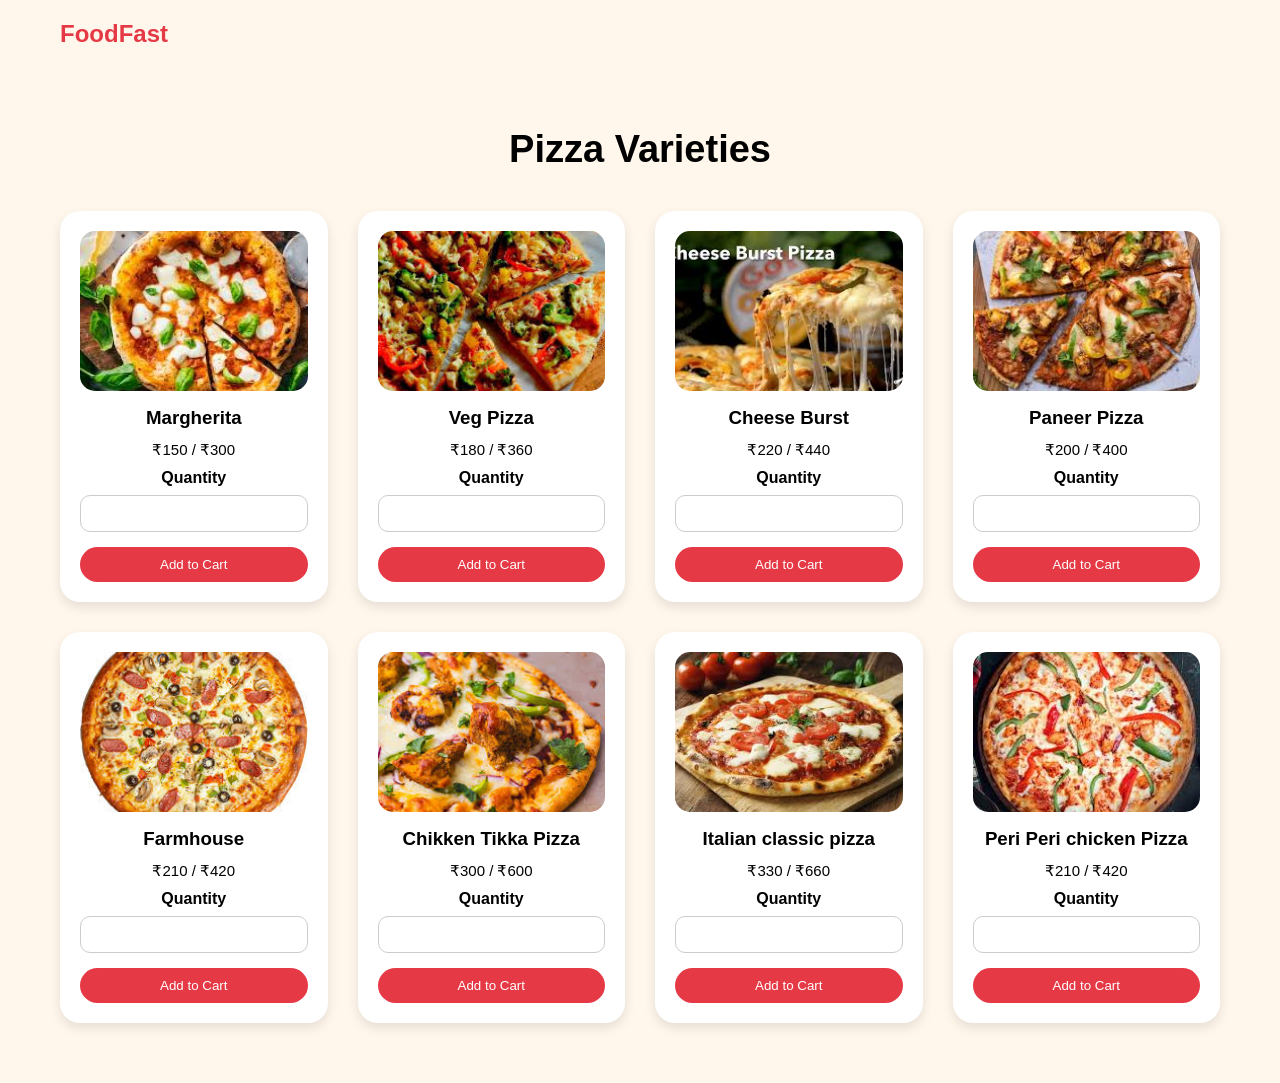
<file: FoodWebsite/pizza.html>
<!DOCTYPE html>
<html>
<head>
<title>Pizza Menu</title>
<link rel="stylesheet" href="food.css">
</head>
<body>

<header class="header"><h2 class="logo">FoodFast</h2></header>

<section class="menu-section">
<h2>Pizza Varieties</h2>

<div class="food-container">

<div class="food-card">
<img src="images/margheritaPizza.jpeg">
<h3>Margherita</h3>
<p>₹150 / ₹300</p>
<label>Quantity</label>
<input type="number" min="1" max="30">
 <a href="lab2.html">
<button>Add to Cart</button></a>
</div>

<div class="food-card">
    <img src="images/vegpizza.jpeg">
    <h3>Veg Pizza</h3>
    <p>₹180 / ₹360</p>
    <label>Quantity</label>
    <input type="number" min="1" max="30">
   <a href="lab2.html">
<button>Add to Cart</button></a>
</div>
<div class="food-card">
<img src="images/cheeseburst.jpeg">
<h3>Cheese Burst</h3>
<p>₹220 / ₹440</p>
<label>Quantity</label>
<input type="number" min="1" max="30">
 <a href="lab2.html">
<button>Add to Cart</button></a>
</div>

<div class="food-card">
    <img src="images/panner.jpeg">
    <h3>Paneer Pizza</h3>
    <p>₹200 / ₹400</p>
    <label>Quantity</label>
    <input type="number" min="1" max="30">
    <a href="lab2.html">
<button>Add to Cart</button></a>
</div>
<div class="food-card">
    <img src="images/farmhouse.jpeg">
    <h3>Farmhouse</h3>
    <p>₹210 / ₹420</p>
    <label>Quantity</label>
    <input type="number" min="1" max="30">
    <a href="lab2.html">
<button>Add to Cart</button></a>
</div>
<div class="food-card">
    <img src="images/chickentikka.jpeg">
    <h3>Chikken Tikka Pizza</h3>
    <p>₹300 / ₹600</p>
    <label>Quantity</label>
    <input type="number" min="1" max="30">
  <a href="lab2.html">
<button>Add to Cart</button></a>
</div>
<div class="food-card">
    <img src="images/italian.jpeg">
    <h3>Italian classic pizza</h3>
    <p>₹330 / ₹660</p>
    <label>Quantity</label>
    <input type="number" min="1" max="30">
     <a href="lab2.html">
<button>Add to Cart</button></a>
</div>
<div class="food-card">
    <img src="images/periperi.jpeg">
    <h3>Peri Peri chicken Pizza</h3>
    <p>₹210 / ₹420</p>
    <label>Quantity</label>
    <input type="number" min="1" max="30">
    <a href="lab2.html">
<button>Add to Cart</button></a>
</div>


</div>
</section>
</body>
</html>
</file>
<file: style.css>
body{
    background-color:lightpink;
    display:flex;
    flex-direction: column;
    align-items: center;
    gap:20px;
}
label{
    font-size:30px;
    font-weight:bold;
    color:blue;
    display:block;
    
}
</file>
<file: table.css>
.new-table{
    width: 50%;
    margin: 30px auto;
    border-collapse: collapse;
    font-family: Arial, sans-serif;
}


.new-header {
    background-color: teal;
}


.new-headings {
    color: white;
    padding: 10px;
    border: 1px solid black;
    text-align: center;
}


.new-tb {
    background-color: lightgray;
}


.new-body {
    padding: 8px;
    border: 1px solid black;
    text-align: center;
}


.new-tb:hover {
    background-color: lightskyblue;
}
</file>
<file: FoodWebsite/food.css>
*{
    margin: 0;
    padding: 0;
    box-sizing: border-box;
    font-family: Arial, sans-serif;
}
body{
    background:#fff7ec;

}
.header{
    display: flex;
    justify-content: space-between;
    align-items: center;
    padding: 20px 60px;
}
.left-header{
    display: flex;
    align-items: center;
}
.right-header{
  display:flex;
  align-items:center;
}
.login-btn{
  text-decoration: none;
   background:#e63946;
  color:white ;
  padding:10px 20px;
  border-radius:30px;
  font-weight:bold;
}
.logo{
    font-size: 24px;
    font-weight: bold;
    color: #e63946;
    margin-right: 40px;
}
.header nav a{
    margin-right: 25px;
   
    text-decoration: none;
    color: #333;
    font-weight: bold;
}
.header nav a:hover{
    color: #e63946;
}

.hero{
  display:flex;
  align-items:center;
  justify-content:space-between;
  padding:60px;
  min-height:80vh;
}


.hero-text{
  max-width:45%;
}

.hero-text h1{
  font-size:48px;
  line-height:1.2;
  color:#222;
}

.hero-text h1 span{
  color:#e63946;
}

.hero-text p{
  margin:20px 0;
  font-size:18px;
  color:#555;
}

.btn{
  display:inline-block;
  padding:14px 35px;
  background:#e63946;
  color:white;
  text-decoration:none;
  border-radius:30px;

}

.btn:hover{
  background:#c1121f;
}


.hero-image img{
  width:480px;
}
.dynamic-section{
  padding:40px 60px;
  background:#f8f1e7;
  text-align:center;
  margin-bottom:40px;
  border-radius:20px;

}
.dynamic-section h2{
  font-size:36px;
  margin-bottom:20px;
}

.dynamic-section p{
  font-size:18px;
  margin:10px 0;
  color:#333;
}



.popular-section{
  padding:60px;
  text-align:center;
}
.popular-section h2
{
  font-size:36px;
  margin-bottom:40px;
}
.popular-container{
  display:flex;
  justify-content: center;
 
  gap:40px;
}
.popular-card{
  background:white;
  padding:15px;
  border-radius:20px;
  box-shadow: 0 0 10px rgba(0,0,0,0.1)

}
.popular-card img{

  width:100%;
  height:160px;
  object-fit:cover;
  border-radius:15px;
}
.popular-card h3{
  margin-top:15px;
}
.price{
  font-weight:bold;
margin:8px 0;
  color:#333;
}
.cart-btn{
  padding:8px 18px;
  background:#e63946;
  color:white;
  border:none;
  border-radius:20px;
  text-decoration: none;

}
.cart-btn:hover{
  background:#c1121f;
}
.menu-section{
  padding:60px;
  text-align:center;
}

.menu-section h2{
  font-size:38px;
  margin-bottom:40px;
  
}


.menu-container{
    display:grid;
   
   grid-template-columns:repeat(3,1fr);
   gap:30px;
   margin-top:30px;
   justify-items:center;
}
.menu-card{
  background:white;
  width:220px;
  height:280px;
  text-align:center;
  padding:15px;
  border-radius:20px;
  box-shadow:0 0 10px rgba(0,0,0,0.1);
  flex-direction:column;
  justify-content: space-between;
}

.menu-card img{
  width:100%;
  height:140px;
  object-fit:cover;
  border-radius:15px;
}

.menu-card h3{
  margin:10px 0;
}

.menu-card .menu-button{
  padding:8px 18px;
  background:#e63946;
  color:white;
  border:none;
  border-radius:20px;
  text-decoration: none;
}

.menu-card .menu-button:hover{
  background:#c1121f;
}
.food-container{
  display:grid;
  grid-template-columns:repeat(auto-fit, minmax(260px, 1fr));
  gap:30px;
}

.food-card{
  background:white;
  padding:20px;
  border-radius:20px;
  box-shadow:0 5px 12px rgba(0,0,0,0.1);
  text-align:center;
}

.food-card img{
  width:100%;
  height:160px;
  object-fit:cover;
  border-radius:15px;
}

.food-card h3{
  margin:12px 0;
}

.food-card p{
  font-size:15px;
  margin:4px 0;
}

.food-card label{
  display:block;
  margin-top:10px;
  font-weight:bold;
}

.food-card input{
  width:100%;
  padding:10px;
  margin:8px 0 15px;
  border-radius:10px;
  border:1px solid #ccc;
  text-align:center;
}

.food-card button{
  width:100%;
  padding:10px;
  background:#e63946;
  color:white;
  border:none;
  border-radius:20px;
}

.food-card button:hover{
  background:#c1121f;
}
.about-section{
   padding:60px;
  text-align:center;
}
.about-text{
  max-width:800px;
  margin:20px auto 40px;
  font-size:17px;
  color:#555;
  line-height:1.6;
  margin-bottom:20px;
  
}
.about-item  span{
  color:#e63946;
  font-weight:bold;
}
.about-features{
  margin-top:20px;
  display:flex;
  justify-content: center;
  gap:40px;
}
.about-box{
  background:white;
  padding:25px;
  border-radius:20px;
  box-shadow:0 0 10px rgba(0,0,0,0.1);
  width:260px;
}
.about-box h3{
  margin-bottom:10px;
  color:#e63946;
}
.about-status{

  justify-content: center;
  gap:40px;
  margin-top:40px;
}
.about-status h3{
  color:#e63946;
  font-size:28px;

}
.contact-section{
  padding:60px;
  text-align:center;
}
.contact-cards{
  display:flex;
  justify-content: center;
  gap:30px;
 margin-top:40px;
}
.contact-card{

  max-width:600px;
  margin:0 auto;
  background:white;
  padding:30px;
  border-radius:20px;
  box-shadow:0 0 10px rgba(0,0,0,0.1);
}
.contact-card h3{
  margin-bottom:15px;
  color:#e63946;
}
.contact-form{
  display:flex;
  flex-direction: column;
  gap:15px;
  margin-top:20px;
  max-width:500px;
  margin:20px auto 0;
}
.contact-form input, .contact-form textarea{
  padding:12px;
  border-radius:10px;
  border:1px solid #ccc;
  font-size:16px;
}
.contact-form button{
  padding:12px;
  background:#e63946;
  color:white;
  border:none;
  border-radius:20px;
  font-size:16px;
  cursor:pointer;
 
}
.contact-form button:hover{
  background:#c1121f;
}
.social-links a{
 
  margin:0 10px;
  color:#333;
  font-size:20px;
  text-decoration:none;
}
.social-links a:hover{
  color:#e63946;
}
.footer{
  text-align:center;
  padding:20px;
  background:#e63946;
  color:white;
  margin-top:40px;
}
</file>
